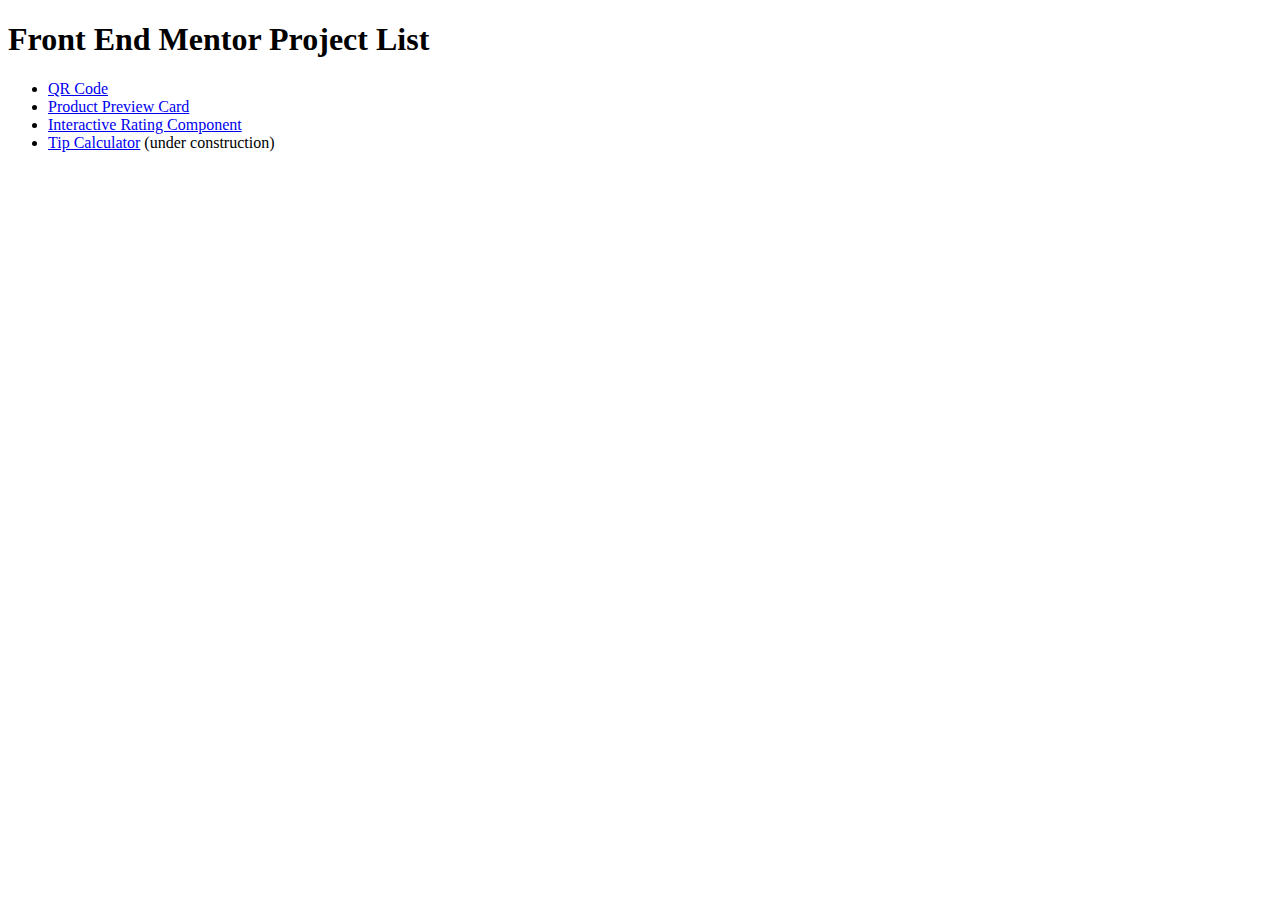
<file: index.html>
<!DOCTYPE html>
<html lang="en">
	<head>
		<meta charset="UTF-8">
		<meta name="viewport" content="width=device-width, initial-scale=1.0">
		<title>Front End Mentor Projects</title>
	</head>
	
	<body>
		<h1>Front End Mentor Project List</h1>
		<ul>
			<li>
				<a href="./001 QR Code/">QR Code</a>
			</li>
			<li>
				<a href="./002 Product Preview Card/">Product Preview Card</a>
			</li>
			<li>
				<a href="./003 Interactive Rating Component/">Interactive Rating Component</a>
			</li>
			<li>
				<a href="./004 Tip Calculator/">Tip Calculator</a> (under construction)
			</li>
		</ul>
	</body>
</html>
</file>
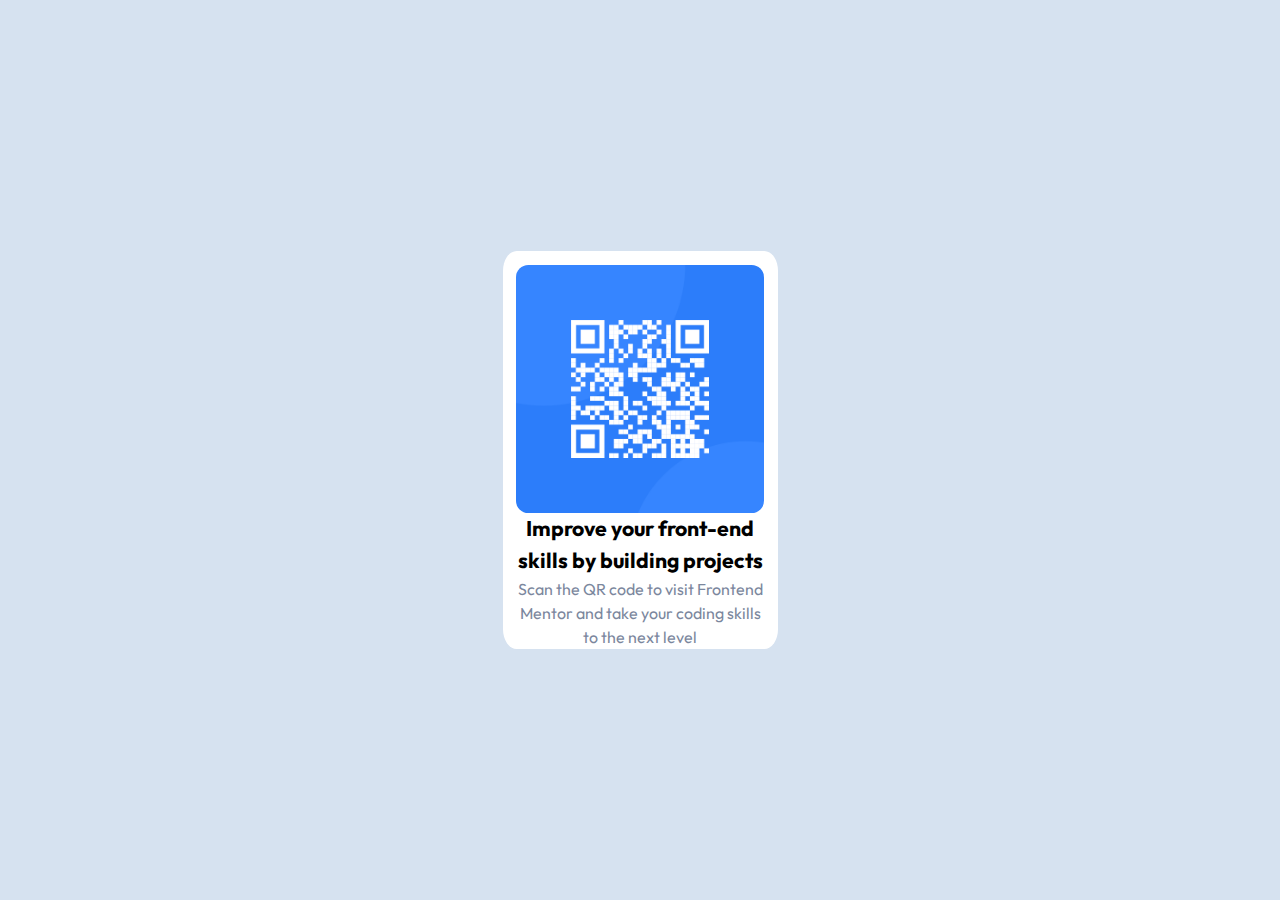
<file: 001 QR Code/index.html>
<!DOCTYPE html>
<html lang="en">
<head>
  <meta charset="UTF-8">
  <meta name="viewport" content="width=device-width, initial-scale=1.0"> <!-- displays site properly based on user's device -->

  <link rel="icon" type="image/png" sizes="32x32" href="./images/favicon-32x32.png">
  <link href="https://fonts.googleapis.com/css?family=Outfit" rel="stylesheet">
  
  <title>QR code component</title>

  <!-- Feel free to remove these styles or customise in your own stylesheet 👍 -->
  <style>
    *, *::before, *::after {
      box-sizing: border-box;
    }
    * {
      margin: 0;
    }
    html, body {
      height: 100%;
    }
    body {
      line-height: 1.5;
      -webkit-font-smoothing: antialiased;
    }
    img, picture, video, canvas, svg {
      display: block;
      max-width: 100%;
    }
    input, button, textarea, select {
      font: inherit;
    }
    p, h1, h2, h3, h4, h5, h6 {
      overflow-wrap: break-word;
    }
    #root, #__next {
      isolation: isolate;
    }
    body{
      display: flex;
      box-sizing: border-box;
      justify-content: center;
      align-content: center;
      flex-flow: row wrap;
      min-height: 100vh;
      background-color: hsl(212, 45%, 89%);
      font-family: "Outfit";
    }
    .outer{
      display: flex;
      width: 275px;
      background-color: hsl(0, 0%, 100%);
      border-radius: 5%;
      justify-content: space-around;
      justify-items: center;
      align-items: center;
      flex-flow: column wrap;
    }
    img{
      width: 90%;
      border-radius: 5%;
      margin-top: 5%;
    }
    h1{
      font-size: 1.33rem;
      text-align: center;
      font-weight: 700;
      width: 90%;
    }
    p{
      text-align: center;
      font-size: 1rem;
      font-weight: 400;
      color: hsl(220, 15%, 55%);
      width: 90%;
      margin-top: 0%;
    }
  </style>
</head>
<body>
  <main class="outer">
    <img src="./images/image-qr-code.png" alt="QR Code to frontendmentor.io" />
    <h1>Improve your front-end skills by building projects</h1>
    <p>Scan the QR code to visit Frontend Mentor and take your coding skills to the next level</p>
  </main>
</body>
</html>
</file>
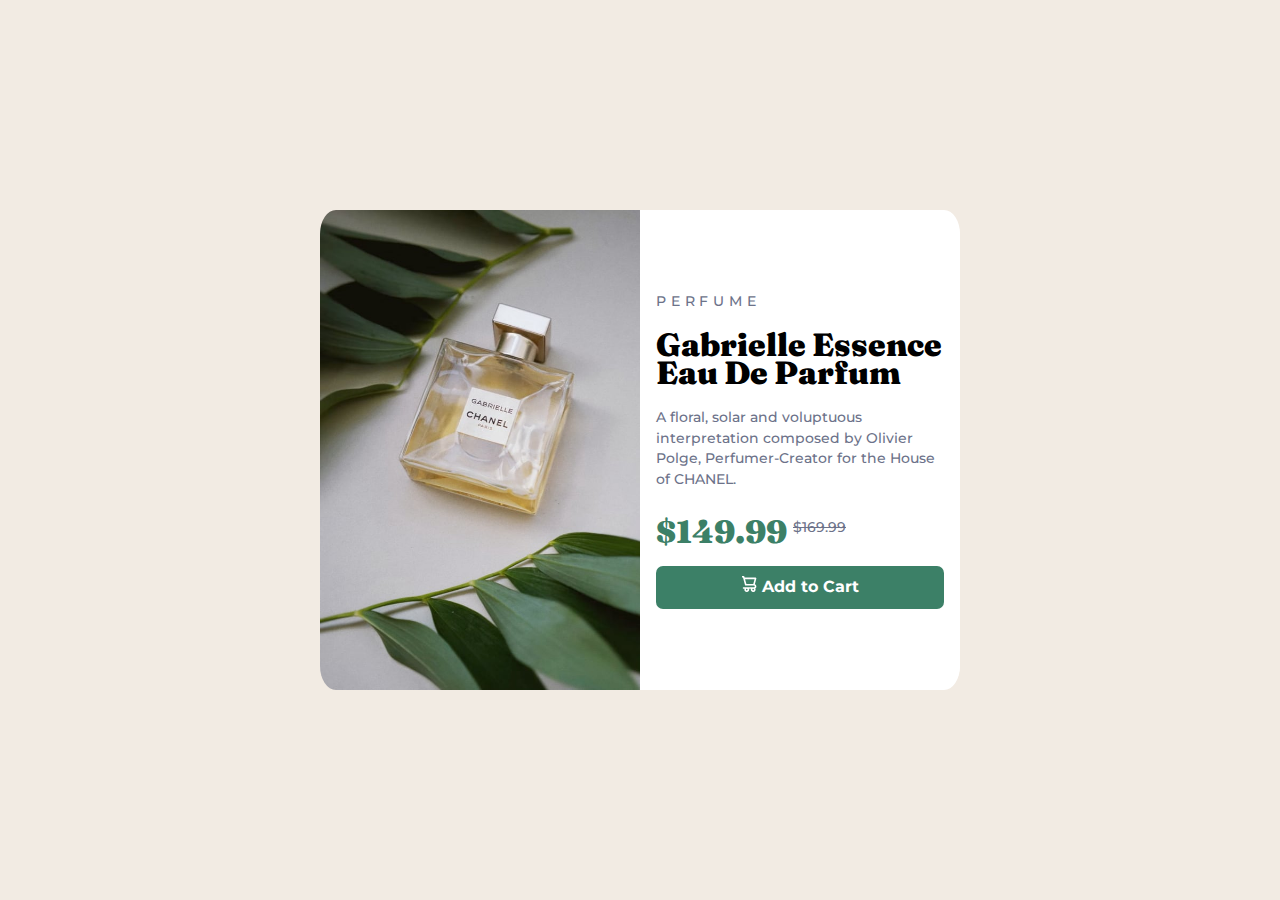
<file: 002 Product Preview Card/index.html>
<!DOCTYPE html>
<html lang="en">
<head>
  <meta charset="UTF-8">
  <meta name="viewport" content="width=device-width, initial-scale=1.0"> <!-- displays site properly based on user's device -->

  <link rel="icon" type="image/png" sizes="32x32" href="./images/favicon-32x32.png">

  <link href="https://fonts.googleapis.com/css?family=Fraunces" rel="stylesheet">
  <link href="https://fonts.googleapis.com/css?family=Montserrat" rel="stylesheet">
  <link href="./styles.css" rel="stylesheet">
  
  <title>Product preview card component</title>

</head>

<body>
  <main class="outer">
    <img src="./images/image-product-mobile.jpg" alt="Gabrielle Essence Eau De Parfum" class="mob-img">
    <img src="./images/image-product-desktop.jpg" alt="Gabrielle Essence Eau De Parfum" class="dsk-img">
    <div class="text">
      <p class="wide">PERFUME</p>
      <h1>Gabrielle Essence Eau De Parfum</h1>
      <p class="sans">
        A floral, solar and voluptuous interpretation composed by Olivier Polge, 
        Perfumer-Creator for the House of CHANEL.
      </p>
      <p> <span class="price">$149.99 </span><sup><sup class="sans"><s>$169.99</s></sup></sup></p>
      <button><img src="./images/icon-cart.svg" alt="shopping cart" class="cart"> Add to Cart</button>
    </div>
  </main>
</body>
</html>
</file>
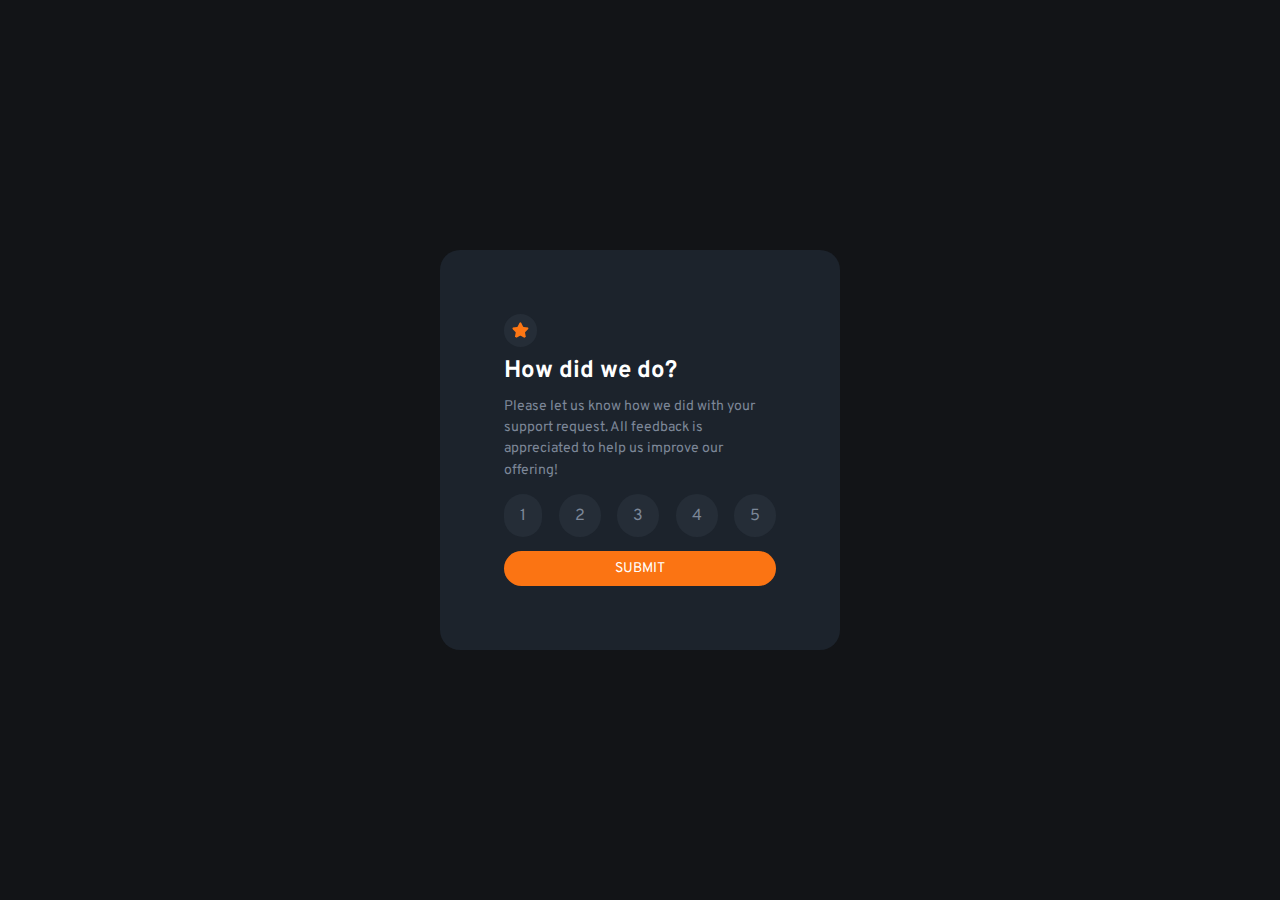
<file: 003 Interactive Rating Component/index.html>
<!DOCTYPE html>
<html lang="en">
<head>
  <meta charset="UTF-8">
  <meta name="viewport" content="width=device-width, initial-scale=1.0">

  <link rel="icon" type="image/png" sizes="32x32" href="./images/favicon-32x32.png">

	<link rel="stylesheet" href="./styles.css">
	<link rel="stylesheet" href="https://fonts.googleapis.com/css?family=Overpass">

  <title>Interactive rating component</title>

	<script>
		function foo(){
			document.getElementById('ask').classList.add('hide');
			document.getElementById('thanks').classList.remove('hide');
			const rated= document.getElementById('rated');
			rated.innerHTML= document.forms['ratingForm']['rating'].value;
		}
	</script>
</head>
<body>
	<main>

	<!-- Rating state start -->
	<div class="card" id="ask">
  <img src="./images/icon-star.svg" alt="star icon" id="star-icon">
  <h1> How did we do? </h1>

  <p>Please let us know how we did with your support request. All feedback is appreciated 
  to help us improve our offering!</p>

  <form onsubmit="foo()" name="ratingForm">
	<div class="radio">
  <input type="radio" name="rating" class="rating" value="1" id="1"> <label for="1">1</label>
	<input type="radio" name="rating" class="rating" value="2" id="2"> <label for="2">2</label>
	<input type="radio" name="rating" class="rating" value="3" id="3"> <label for="3">3</label>
	<input type="radio" name="rating" class="rating" value="4" id="4"> <label for="4">4</label>
	<input type="radio" name="rating" class="rating" value="5" id="5"> <label for="5">5</label>
	</div>
  <button type="submit">SUBMIT</button>
  </form>
	</div>
  <!-- Rating state end -->

  <!-- Thank you state start -->

	<div class="card hide" id="thanks">

	<img src="./images/illustration-thank-you.svg" alt="thans illustration" id="thanks-img">
  <p class="tell">You selected <span id="rated"></span> out of 5 </p>

  <h1>Thank you!</h1>

  <p>We appreciate you taking the time to give a rating. If you ever need more support, 
  don't hesitate to get in touch!</p>

	</div>
  <!-- Thank you state end -->

	</main>
</body>
</html>
</file>
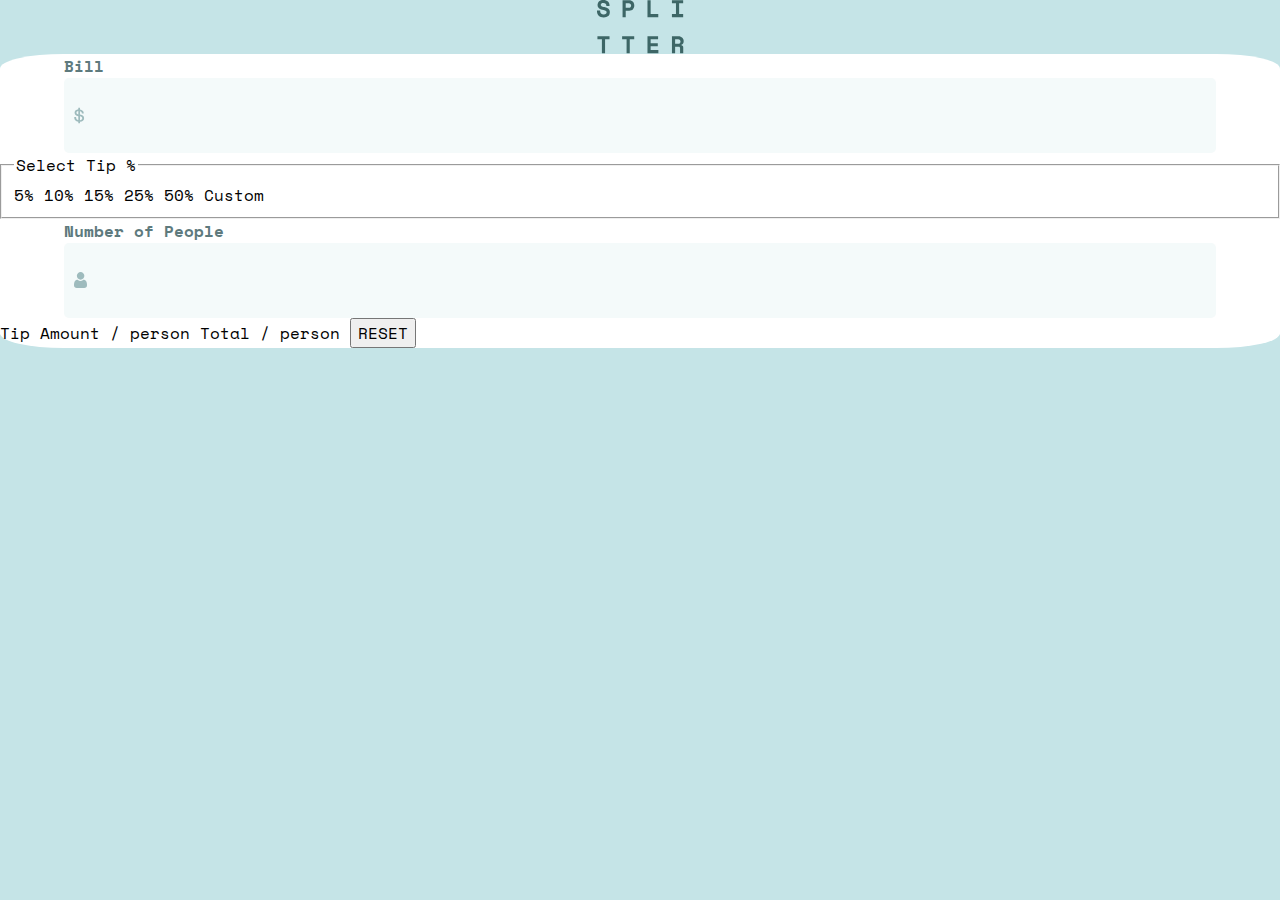
<file: 003 Tip Calculator/index.html>
<!DOCTYPE html>
<html lang="en">
<head>
  <meta charset="UTF-8">
  <meta name="viewport" content="width=device-width, initial-scale=1.0">

  <link rel="icon" type="image/png" sizes="32x32" href="./images/favicon-32x32.png">
  <link rel="stylesheet" href="styles.css">
  <link rel="stylesheet" href="https://fonts.googleapis.com/css?family=Space+Mono">
  
  <title>Tip calculator app</title>
</head>
<body>
  <main>
    <img src="./images/logo.svg" alt="SPLITTER Logo" class="logo">
    <form>
    <label for="total-bill">Bill</label>
    <input type="text" id="total-bill" name="total-bill">
    <fieldset>
    <legend> Select Tip % </legend>
    5%
    10%
    15%
    25%
    50%
    Custom
    </fieldset>
    <label for=""> Number of People </label>
    <input type="text" id="headcount" name="headcount">
  Tip Amount
  / person

  Total
  / person

  <button type="reset">RESET</button>
    </form>
  </main>
</body>
</html>
</file>
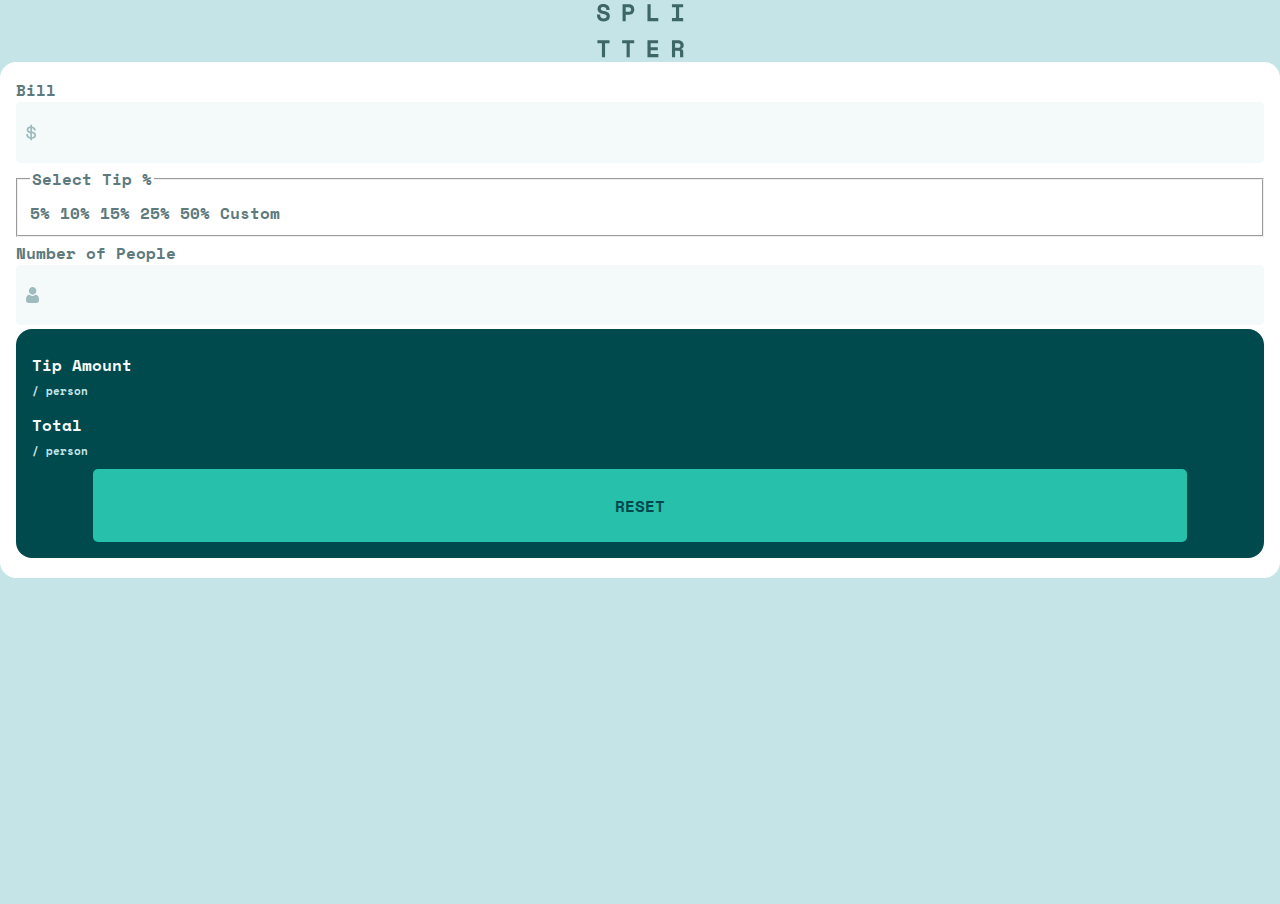
<file: 004 Tip Calculator/index.html>
<!DOCTYPE html>
<html lang="en">
<head>
  <meta charset="UTF-8">
  <meta name="viewport" content="width=device-width, initial-scale=1.0">

  <link rel="icon" type="image/png" sizes="32x32" href="./images/favicon-32x32.png">
  <link rel="stylesheet" href="styles.css">
  <link rel="stylesheet" href="https://fonts.googleapis.com/css?family=Space+Mono">
  
  <title>Tip calculator app</title>
</head>
<body>
  <main>
    <img src="./images/logo.svg" alt="SPLITTER Logo" class="logo">
    <form>
    <label for="initial-bill">Bill</label>
    <input type="text" id="initial-bill" name="initial-bill">
    <fieldset>
    <legend> Select Tip % </legend>
    5%
    10%
    15%
    25%
    50%
    Custom
    </fieldset>
    <label for="headcount"> Number of People </label>
    <input type="text" id="headcount" name="headcount">
    <div class="result">
      <div class="output">
        <p><span class="sig">Tip Amount</span><span class="no-sig">/ person</span></p>
        <input type="text" name="tip-amount" id="tip-amount">
      </div>
      <div class="output">
        <p><span class="sig">Total</span><span class="no-sig">/ person</span></p>
        <input type="text" name="total" id="total">
      </div>
      <button class="reset" type="reset">RESET</button>
    </div>
    </form>
  </main>
</body>
</html>
</file>
<file: 002 Product Preview Card/styles.css>
*, *::before, *::after {
    box-sizing: border-box;
  }
  * {
    margin: 0;
  }
  html, body {
    min-height: 100vh;
  }
  body {
    line-height: 1.5;
    -webkit-font-smoothing: antialiased;
  }
  img, picture, video, canvas, svg {
    display: block;
    max-width: 100%;
  }
  input, button, textarea, select {
    font: inherit;
  }
  p, h1, h2, h3, h4, h5, h6 {
    overflow-wrap: break-word;
  }
  #root, #__next {
    isolation: isolate;
  }

  body{
    display: flex;
    box-sizing: border-box;
    justify-content: center;
    align-content: center;
    flex-flow: row wrap;
    min-height: 100vh;
    background-color: hsl(30, 38%, 92%);
  }

  .outer{
    display: flex;
    width: 90%;
    height: 90%;
    margin: 5%;
    flex-direction: column;
    background-color: hsl(0, 0%, 100%);
    border-radius: 5%;
  }
  .text{
    display: flex;
    flex-flow: column wrap;
    justify-content: center;
    align-content: space-between;
    background-color: hsl(0, 0%, 100%);
    width: 100%;
    border-radius: 5%;
  }
  .mob-img{
    width: 100%;
    border-top-right-radius: 5%;
    border-top-left-radius: 5%;
  }
  .dsk-img{
    visibility: hidden;
    width: 0%;
    border-top-left-radius: 5%;
    border-bottom-left-radius: 5%;
  }
  h1, p{
    width: 90%;
    margin: 3% auto;
  }
  .wide{
    font-size: 0.85rem;
    font-family: Montserrat;
    font-weight: 500;
    color:hsl(228, 12%, 48%);
    letter-spacing: 0.5cap;
    margin-top: 5%;
    border-radius: 5%;
  }
  .sans{
    font-size: 0.85rem;
    font-family: Montserrat;
    font-weight: 500;
    color: hsl(228, 12%, 48%);
  }
  h1, .price{
    font-size: 2rem;
    font-family: Fraunces;
    font-weight: 900;
  }
  h1{
    line-height: 90%;
  }
  .price{
    color: hsl(158, 36%, 37%);
  }
  button{
    font-size: 1rem;
    font-family: Montserrat;
    font-weight: 700;
    display: inline-block;
    width: 90%;
    margin: 5%;
    margin-top: 0%;
    background-color: hsl(158, 36%, 37%);
    color: hsl(0, 0%, 100%);
    padding: 3%;
    border: none;
    border-radius: 7px;
    text-align: center;
  }
  button:active{
    background-color: hsl(158, 36%, 30%);
  }
  .cart{
    display: inline;
  }

  @media (min-width: 992px) {
    .mob-img{
      visibility: hidden;
      width: 0%;
    }
    .dsk-img{
      visibility: visible;
      width: 50%;
    }
    .outer{
      flex-direction: row;
      width: 50%;
      height: 50%;
    }
    .text{
      width: 50%;
      align-items: stretch;
    }
  }
</file>
<file: 003 Interactive Rating Component/styles.css>
*, *::before, *::after {
    box-sizing: border-box;
  }
  * {
    margin: 0;
  }
  html, body {
    min-height: 100%;
    height: 100%;
  }
  body {
    line-height: 1.5;
    -webkit-font-smoothing: antialiased;
  }
  img, picture, video, canvas, svg {
    display: block;
    max-width: 100%;
  }
  input, button, textarea, select {
    font: inherit;
  }
  p, h1, h2, h3, h4, h5, h6 {
    overflow-wrap: break-word;
  }
  #root, #__next {
    isolation: isolate;
  }

  body{
    color: white;
    background-color: hsl(216, 12%, 8%);
    font-family: Overpass;
    display: flex;
    flex-flow: column nowrap;
    justify-content: center;
    align-content: center;
  }

  .card{
    width: 90%;
    margin: 0 auto;
    max-width: 400px;
    background-color: hsl(212, 22%, 14%);
    padding: 5%;
    border-radius: 5%;
  }

  #star-icon{
    padding: 3%;
    border-radius: 50%;
    background-color: hsl(213, 19%, 18%); 
  }
  
  #ask h1{
    font-size: 1.5rem;
    font-weight: 700;
    padding: 2.5% 0;
  }

  #ask p{
    font-size: 0.88rem;
    color: hsl(216, 12%, 54%);
  }

  .radio{
    display: flex;
    justify-content: space-between;
    margin: 5% auto;
  }

  .radio input{
    display: none;
  }

  .radio label{
    display: inline-block;
    color: hsl(216, 12%, 54%);
    padding: 0.6rem 1rem;
    background-color: hsl(213, 19%, 18%);
    border-radius: 5rem;
  }

  .radio input:checked+label{
    background-color: hsl(25, 97%, 53%) !important;
    color: white;
  }

  .radio input:hover+label{
    background-color: hsl(217, 12%, 63%);
    color: white;
  }

  button{
    font-size: 0.88rem;
    display: block;
    background-color: hsl(25, 97%, 53%);
    color: white;
    width: 100%;
    padding: 2.5%;
    margin: 5% auto 0 auto;
    border-radius: 10rem;
    border: none;
  }

  button:hover, button:active, button:focus{
    background-color: white;
    color: hsl(25, 97%, 53%);
  }

  #thanks-img{
    margin: auto;
    padding: 5%;
  }

  #thanks p.tell{
    font-size: 0.88rem;
    width: fit-content;
    margin: 5% auto;
    padding: 2% 5% 1% 5%;
    color: hsl(25, 97%, 53%);
    background-color: hsl(213, 19%, 18%);
    border-radius: 50px;
  }

  #thanks h1{
    text-align: center;
    font-size: 1.5rem;
    padding: 2.5%;
  }

  #thanks p{
    font-size: 0.88rem;
    text-align: center;
    color: hsl(216, 12%, 54%);
  }

  .hide{
    display: none;
  }
</file>
<file: 003 Tip Calculator/styles.css>
*, *::before, *::after {
    box-sizing: border-box;
  }
  * {
    margin: 0;
  }
  html, body {
    height: 100%;
  }
  body {
    line-height: 1.5;
    -webkit-font-smoothing: antialiased;
  }
  img, picture, video, canvas, svg {
    display: block;
    max-width: 100%;
  }
  input, button, textarea, select {
    font: inherit;
  }
  p, h1, h2, h3, h4, h5, h6 {
    overflow-wrap: break-word;
  }
  #root, #__next {
    isolation: isolate;
  }

  body{
    background-color: hsl(185, 41%, 84%);
    font-family: "Space Mono";
  }

  main{
    width: 100%;
  }

  .logo{
    display: block;
    margin: auto;
  }

  form{
    background-color: white;
    width: 100%;
    border-radius: 5%;
  }

  label{
    margin: 5%;
    color: hsl(186, 14%, 43%);
    font-weight: 700;
  }

  #total-bill{
    display: block;
    width: 90%;
    margin: auto;
    background-color: hsl(189, 41%, 97%);
    background-image: url("./images/icon-dollar.svg");
    background-position: 10px;
    background-repeat: no-repeat;
    padding: 2% 2% 2% 6%;
    border: none;
    border-radius: 5px;
    outline: none;
  }

  #total-bill:focus{
    border: 3px solid hsl(183, 100%, 15%);
  }

  #headcount{
    display: block;
    width: 90%;
    margin: auto;
    background-color: hsl(189, 41%, 97%);
    background-image: url("./images/icon-person.svg");
    background-position: 10px;
    background-repeat: no-repeat;
    padding: 2% 2% 2% 6%;
    border: none;
    border-radius: 5px;
    outline: none;
  }

  #headcount:focus{
    border: 3px solid hsl(183, 100%, 15%);
  }
</file>
<file: 004 Tip Calculator/styles.css>
*, *::before, *::after {
    box-sizing: border-box;
  }
  * {
    margin: 0;
  }
  html, body {
    height: 100%;
  }
  body {
    line-height: 1.5;
    -webkit-font-smoothing: antialiased;
  }
  img, picture, video, canvas, svg {
    display: block;
    max-width: 100%;
  }
  input, button, textarea, select {
    font: inherit;
  }
  p, h1, h2, h3, h4, h5, h6 {
    overflow-wrap: break-word;
  }
  #root, #__next {
    isolation: isolate;
  }

  body{
    background-color: hsl(185, 41%, 84%);
    font-family: "Space Mono";
    font-weight: 700;
    color: hsl(186, 14%, 43%)
  }

  body *{
    margin: 0.25rem 0;
  }

  main{
    width: 100%;
  }

  .logo{
    display: block;
    margin: auto;
  }

  form{
    background-color: white;
    width: 100%;
    border-radius: 1rem;
    padding: 1rem;
  }

  form input[type="text"]{
    font-weight: 900;
    font-size: 1.5rem;
    text-align: right;
  }

  #initial-bill, #headcount{
    display: block;
    width: 100%;
    margin: auto;
    color: hsl(183, 100%, 15%);
    background-color: hsl(189, 41%, 97%);
    background-position: 10px;
    background-repeat: no-repeat;
    padding: 1% 3% 1% 6%;
    border: none;
    border-radius: 5px;
    outline: none;
  }

  #initial-bill{
    background-image: url("./images/icon-dollar.svg");
  }
  #headcount{
    background-image: url("./images/icon-person.svg");
  }

  #initial-bill:focus, #headcount:focus{
    border: 3px solid hsl(183, 100%, 15%);
  }

  .result{
    background-color: hsl(183, 100%, 15%);
    color:hsl(189, 41%, 97%);
    padding: 1rem;
    border-radius: 1rem;
  }

  .output{
    display: flex;
    justify-content: space-between;
  }

  .output p, .output input[type="text"]{
    width: 50%;
  }

  .output p .sig{
    display: inline-block;
    width: 100%;
    margin: 0;
  }

  .output p .sig{
    font-size: 1rem;
    color: hsl(189, 41%, 97%);
  }

  .output p .no-sig{
    font-size: 0.7rem;
    color: hsl(185, 41%, 84%);
  }

  .output input[type="text"]{
    color: hsl(172, 67%, 45%);
    background-color: hsl(183, 100%, 15%);
    border: none;
  }

  .reset{
    display: block;
    width: 90%;
    margin: 0 5%;
    padding: 2%;
    background-color: hsl(172, 67%, 45%);
    color: hsl(183, 100%, 15%);
    border: none;
    border-radius: 5px;
    font-weight: bold;
  }
</file>
